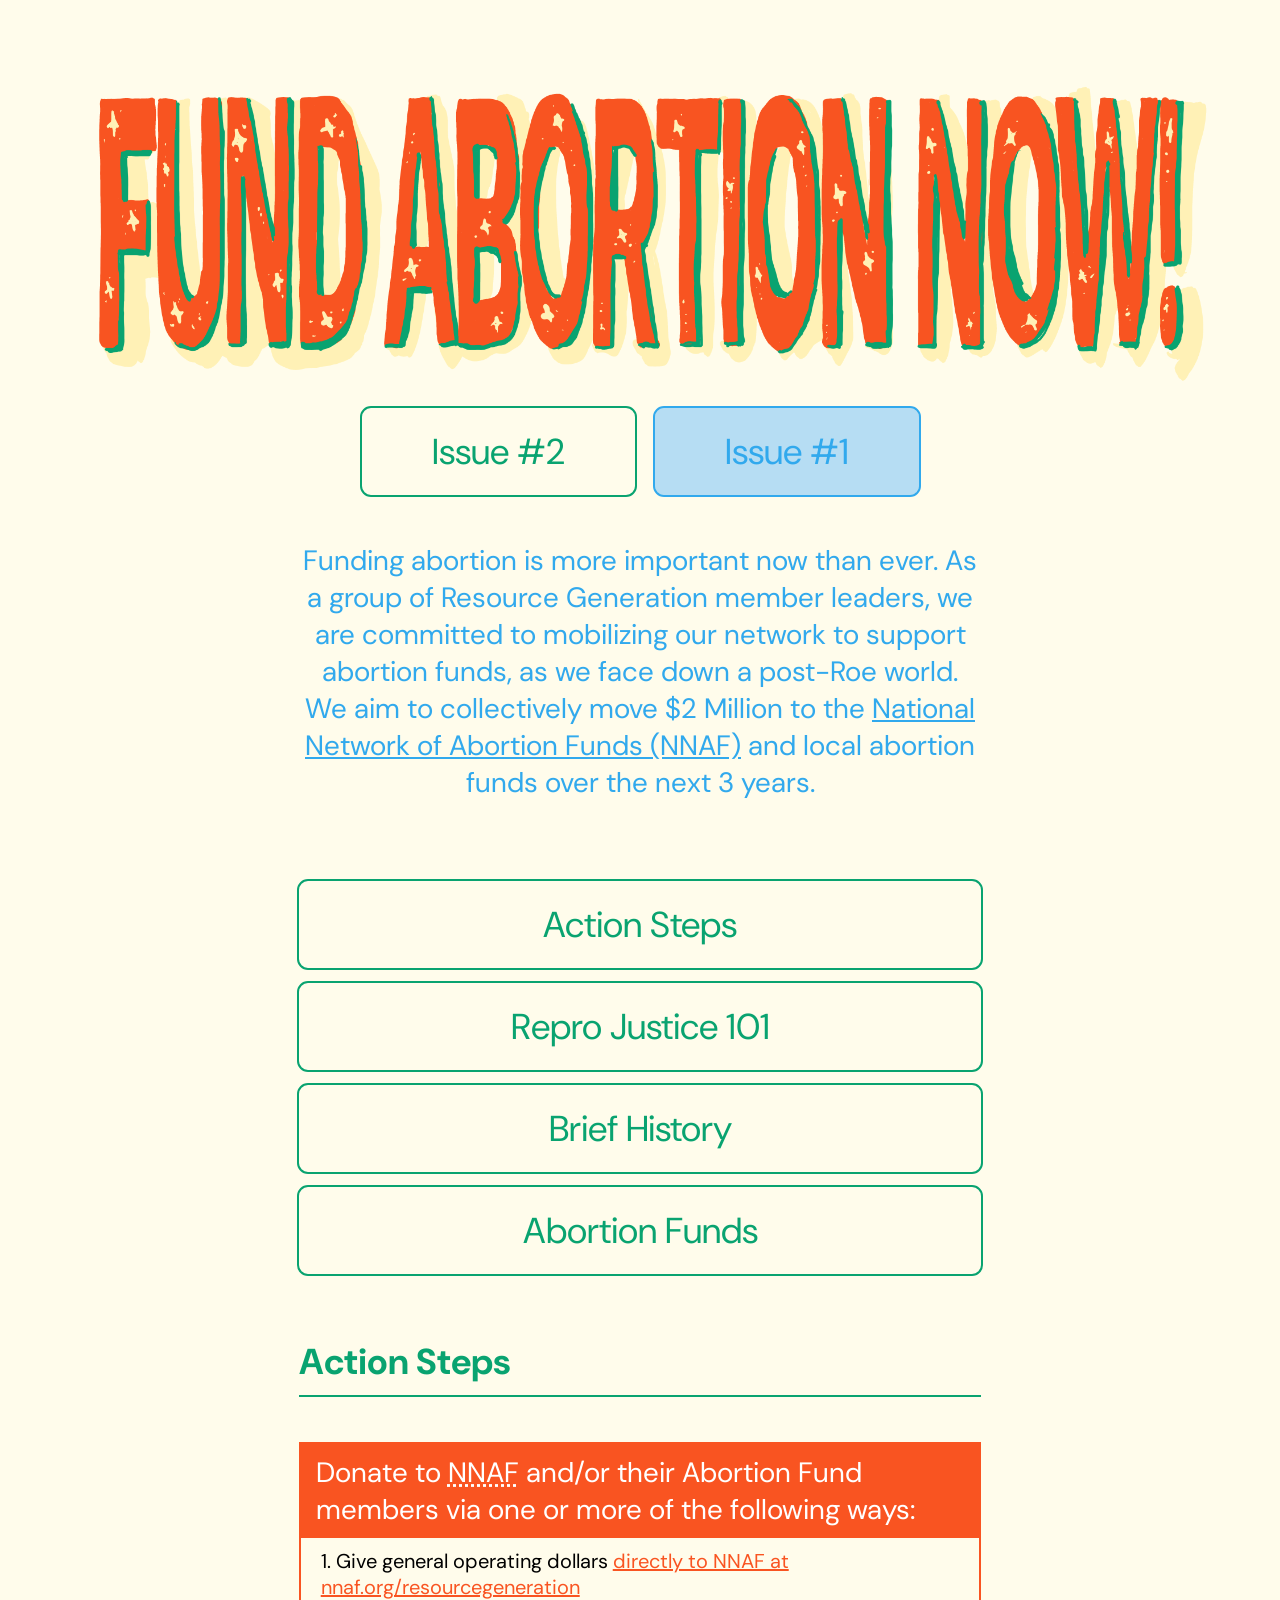
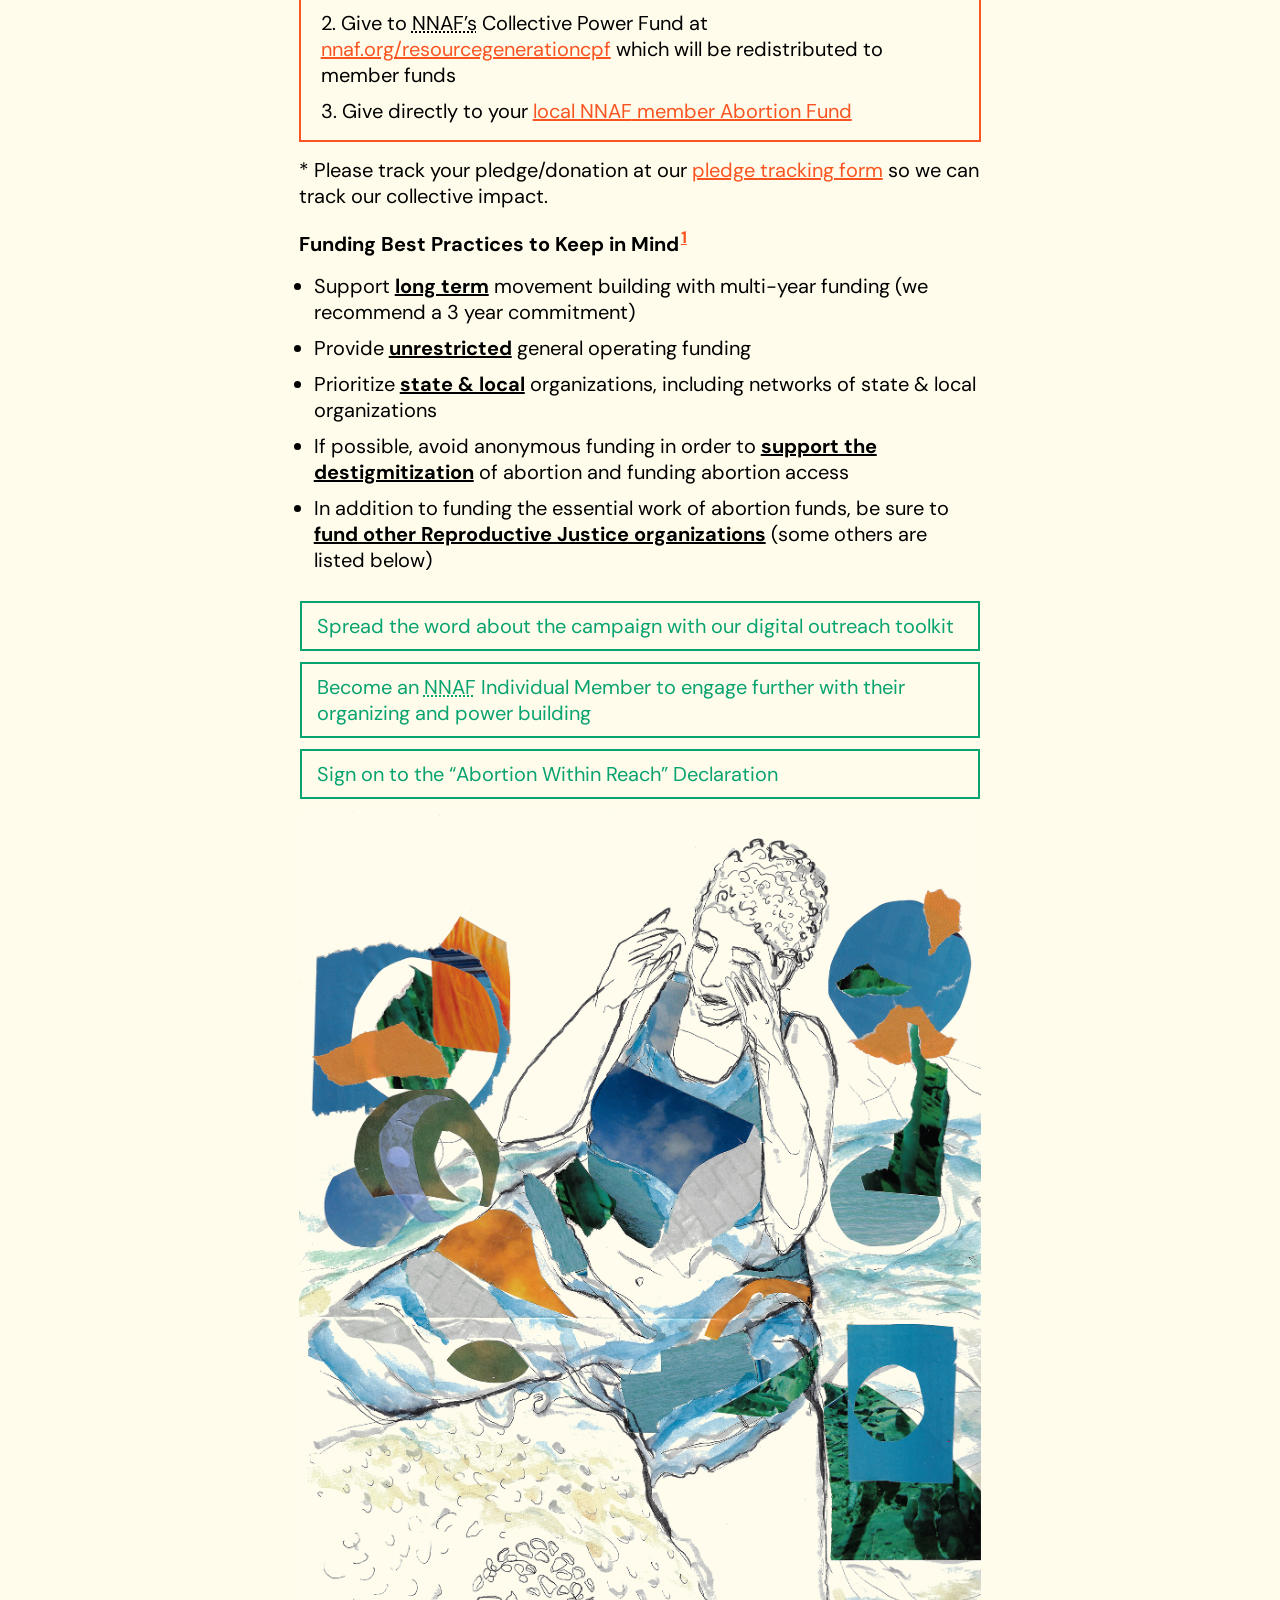
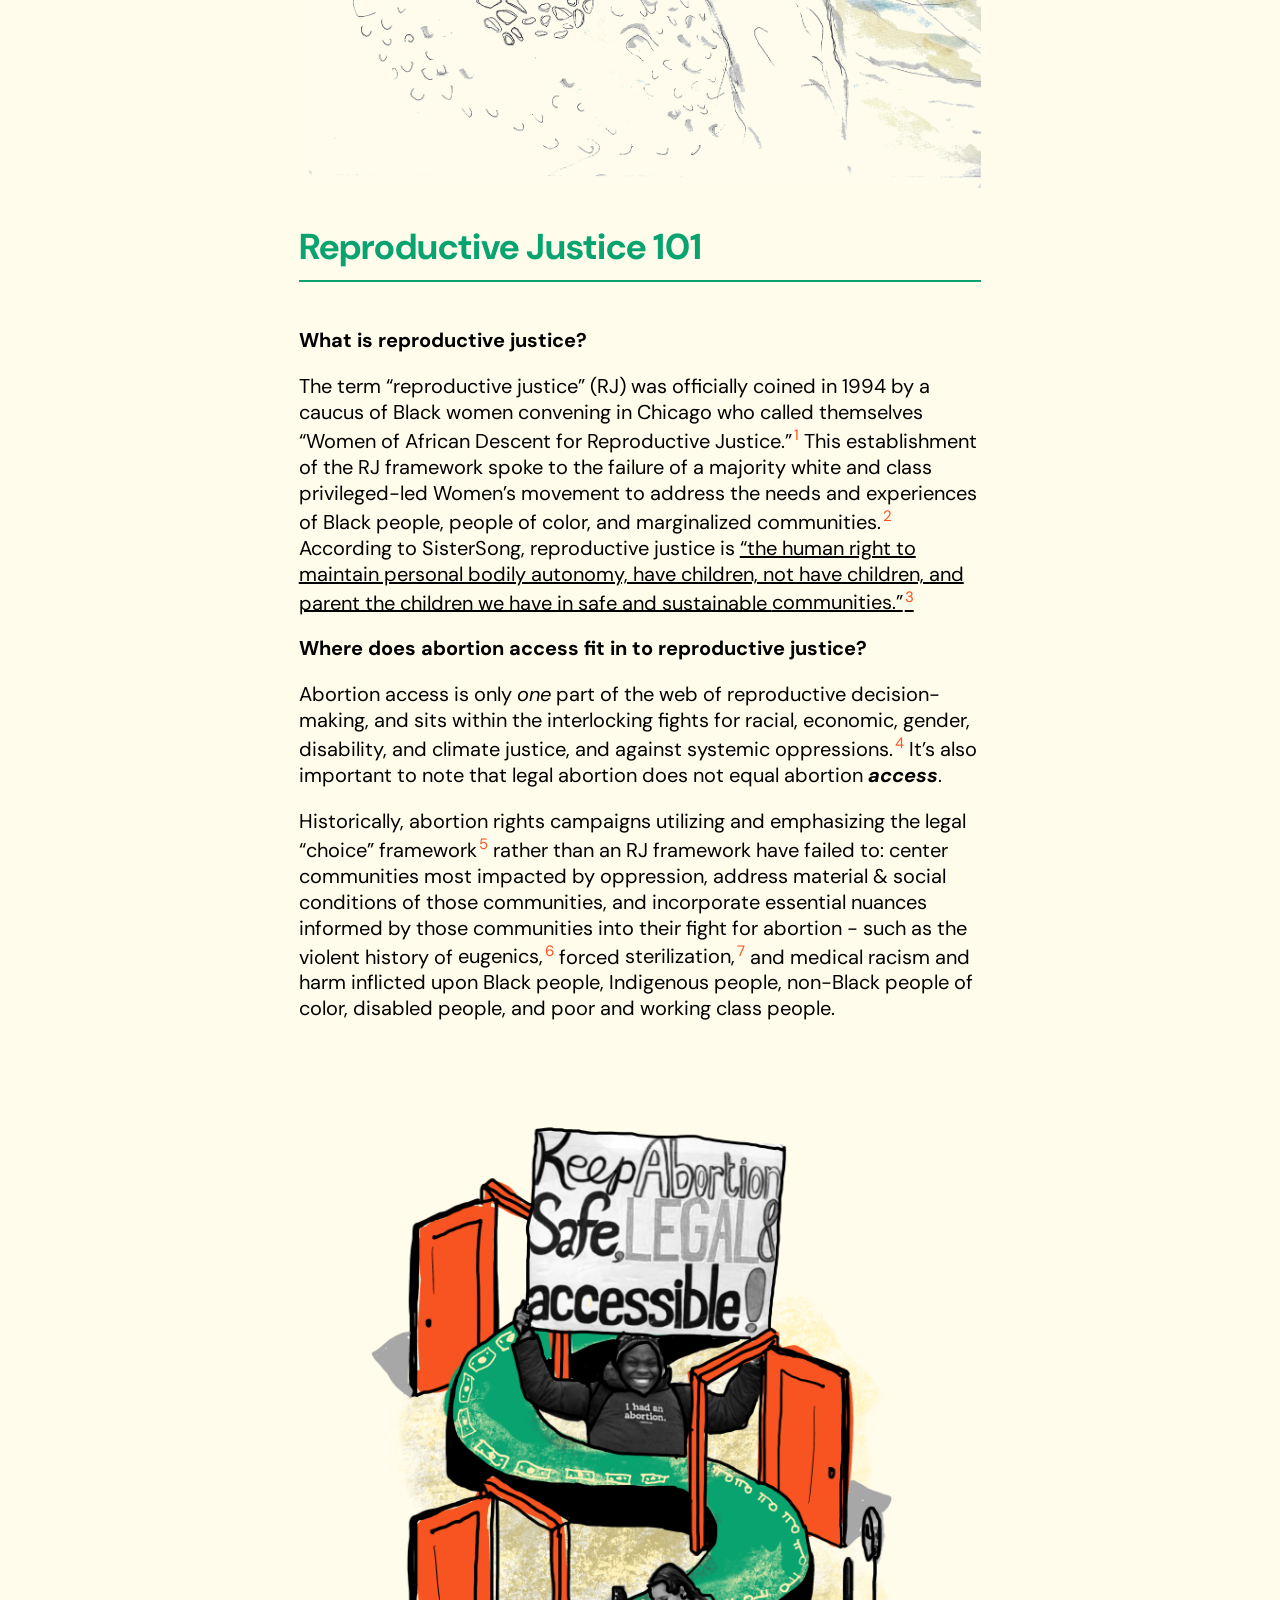
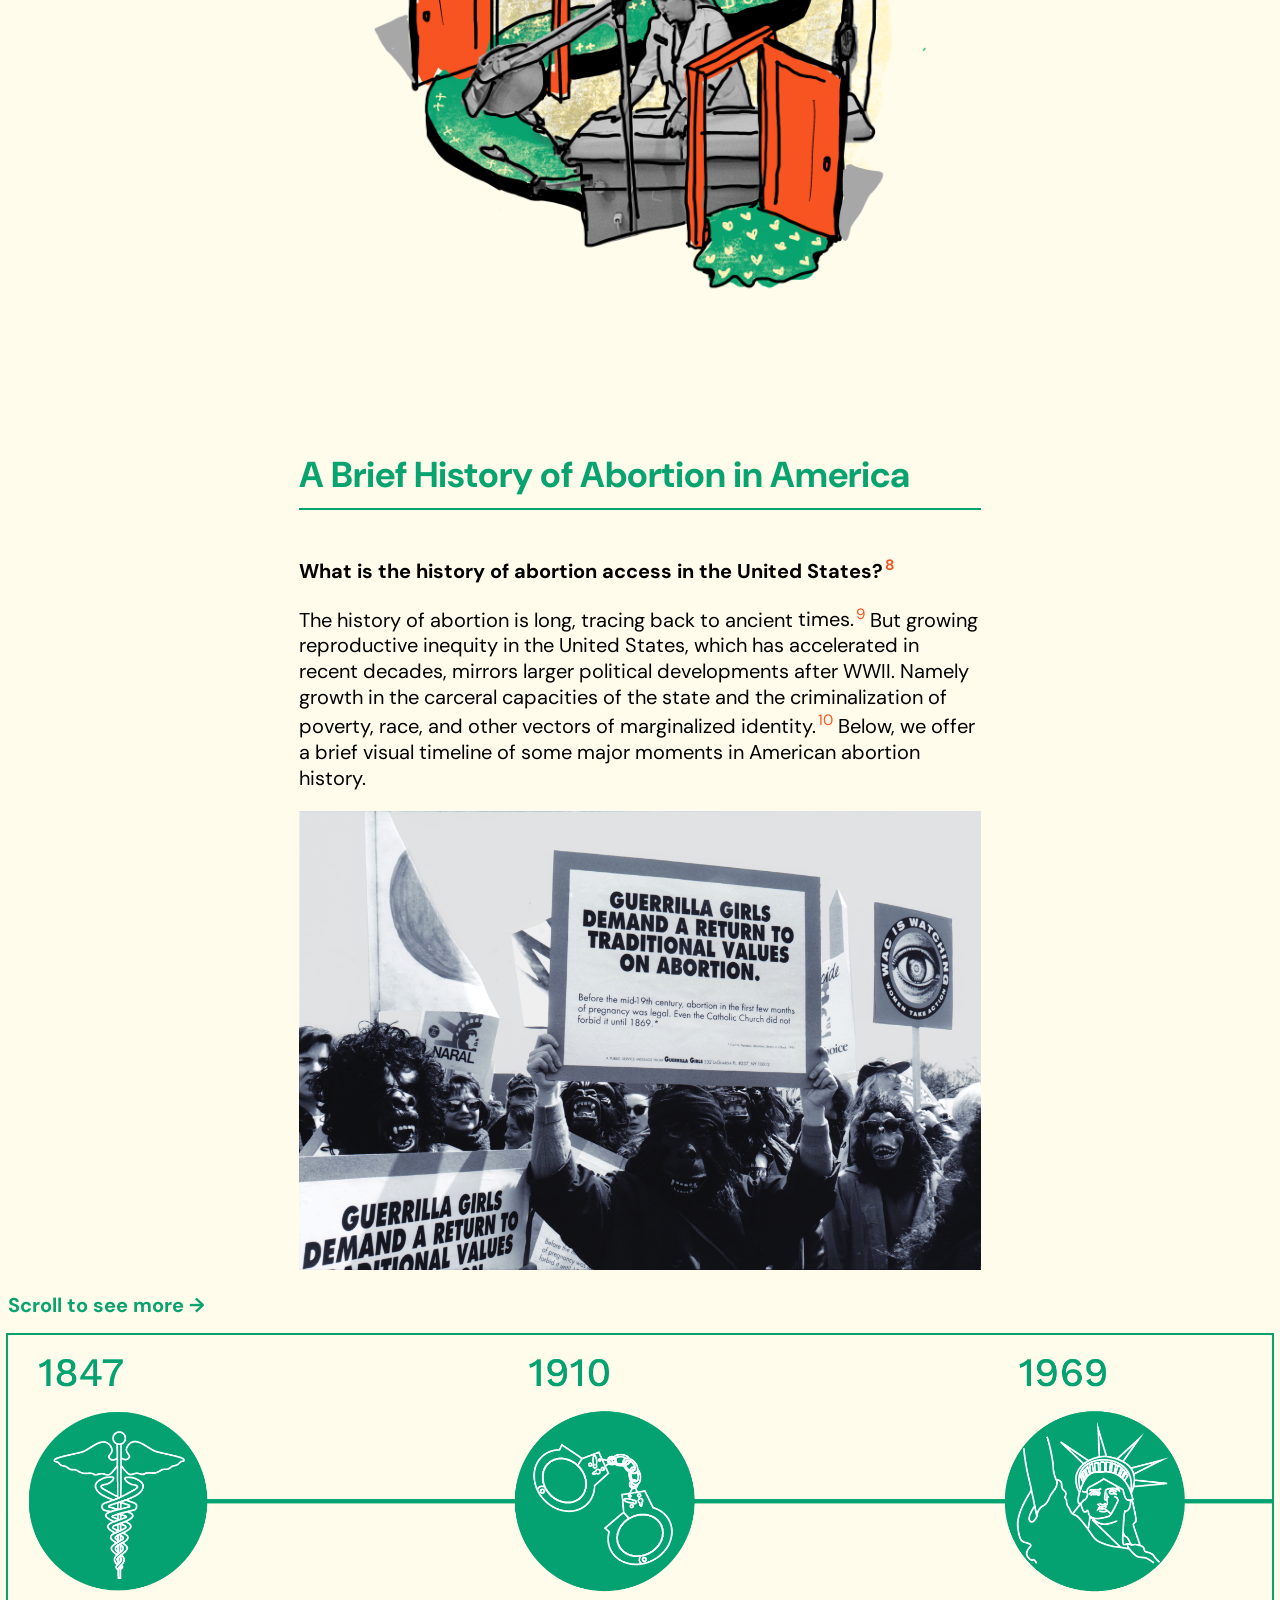
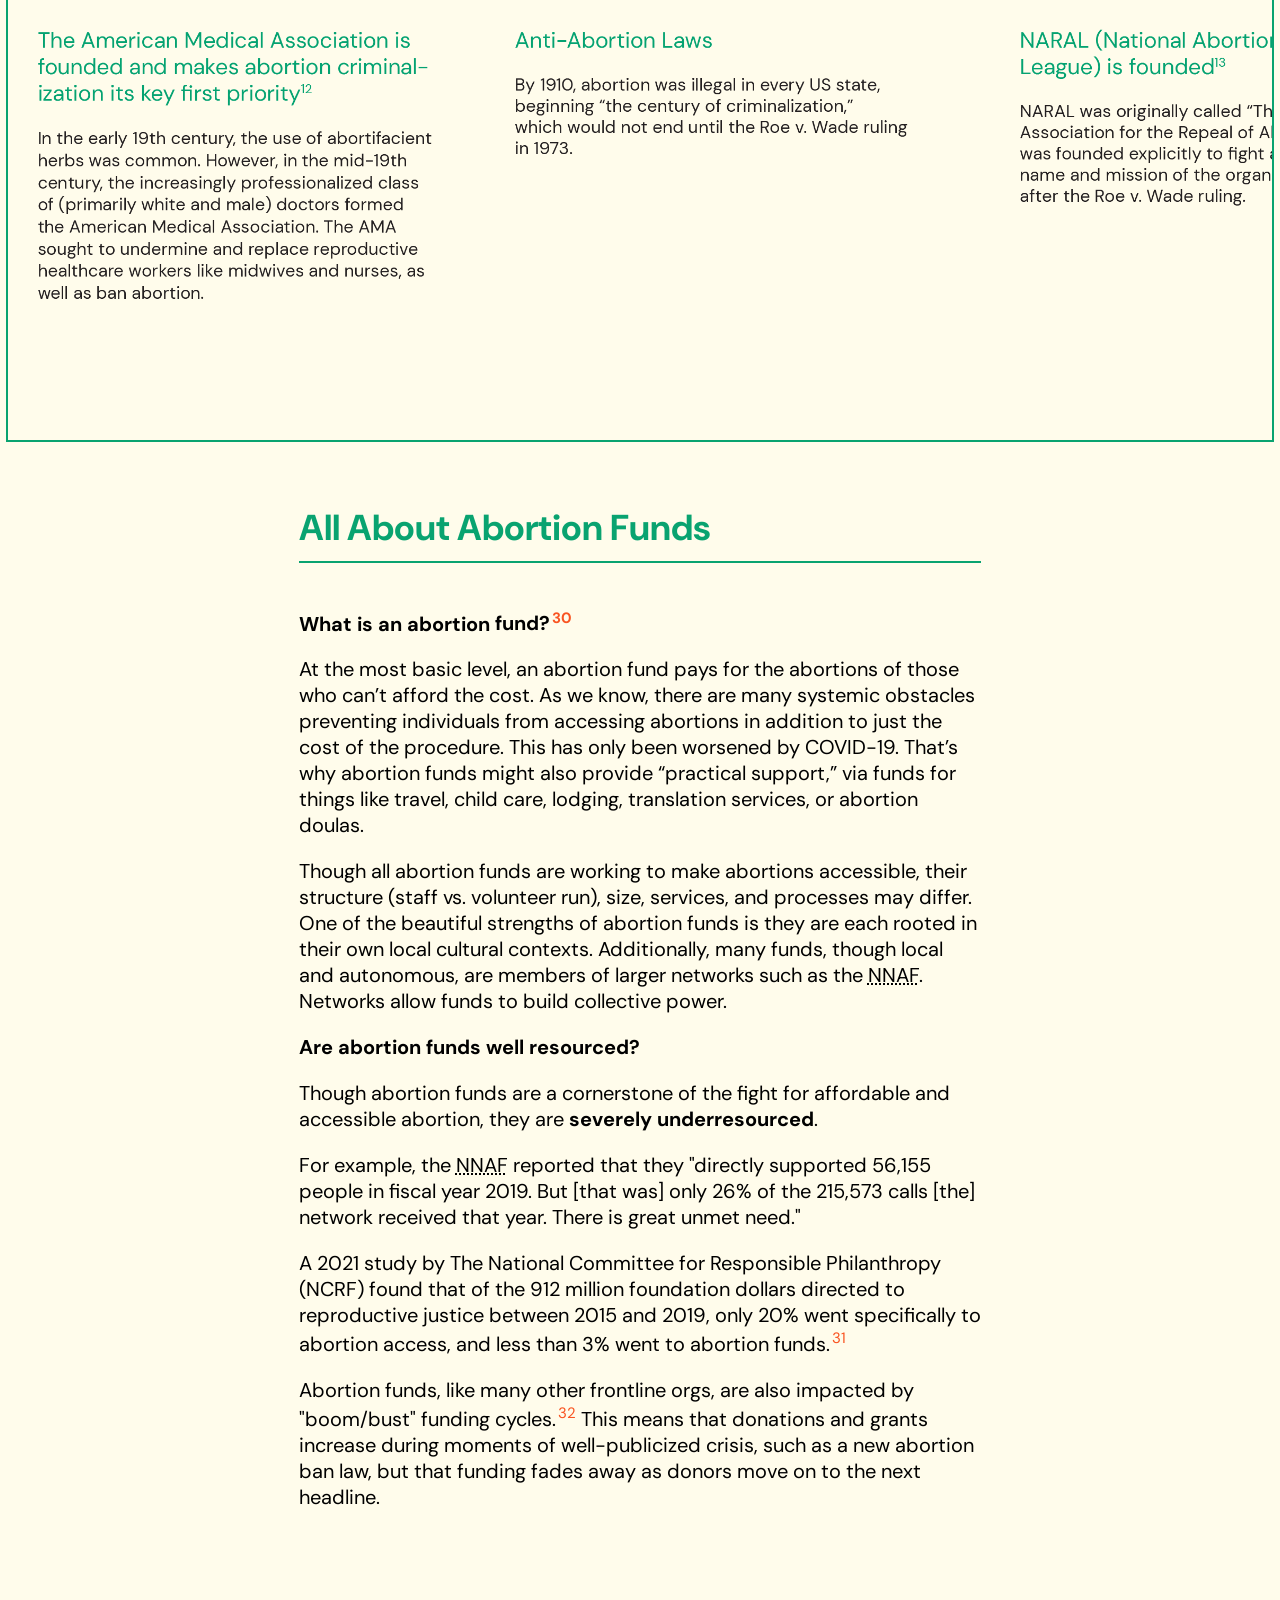
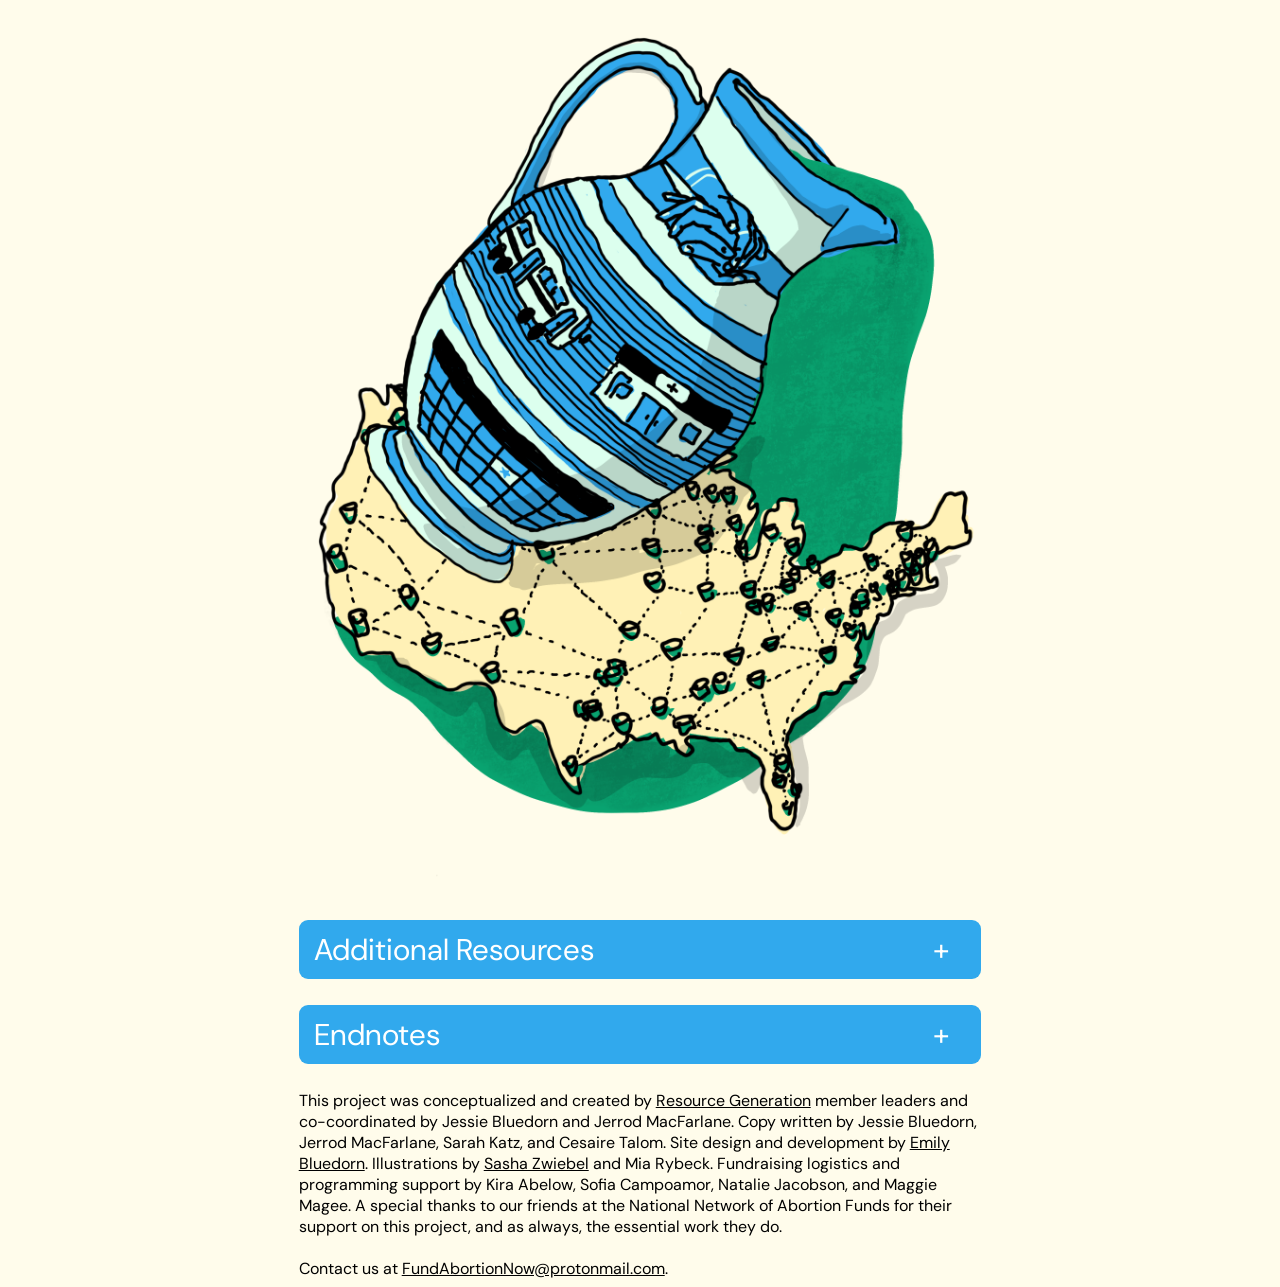
<file: zineOne.html>
<!DOCTYPE html>
<html>
	<head>
		<title>FUND ABORTION NOW! Zine One!</title>
	  <meta http-equiv="X-UA-Compatible" content="IE=edge,chrome=1">
		<meta name="viewport" content="width=device-width, initial-scale=1.0">
		<meta http-equiv="cleartype" content="on">

		<link rel="stylesheet" type="text/css" href="./zineWide/zineWide.css" media="screen">
		<link rel="stylesheet" type="text/css" href="./zineOne/zineOne.css" media="screen">
       
    <link rel="preconnect" href="https://fonts.googleapis.com">
    <link rel="preconnect" href="https://fonts.gstatic.com" crossorigin>
    <link rel="preconnect" href="https://fonts.googleapis.com">
    <link rel="preconnect" href="https://fonts.gstatic.com" crossorigin>
    <link href="https://fonts.googleapis.com/css2?family=DM+Sans:ital,wght@0,400;0,500;0,700;1,400;1,500;1,700&display=swap" rel="stylesheet">
  </head> 
  <body>
    <!-- LOGO -->
    <header>
      <img src="./zineOne/assets/fund-abortion-now!.png" width="90%" alt="Fund Abortion Now! Title Text">
    </header>

    <nav class="zine-nav">
      <a href="./index.html"><p>Issue #2</p></a>
      <a class="selected-zine" href="#"><p>Issue #1</p></a>
    </nav>

    <!-- FUND ABORTION NOW MAIN -->
    <main>
      <!-- ABOUT STATEMENT -->
      <section class="hero">
        Funding abortion is more important now than ever. 
        As a group of Resource Generation member leaders, 
        we are committed to mobilizing our network to support abortion funds, 
        as we face down a post-Roe world. We aim to collectively move 
        $2 Million to the <a href="https://abortionfunds.org/" target="_blank">National Network of Abortion Funds (NNAF)</a> 
        and local abortion funds over the next 3 years.
      </section>

      <!-- INDEX SELECTION JUMP LINKS -->
      <section>
        <nav class="nav-button">
          <a href="#fundingaction" class="jump">Action Steps</a>
          <a href="#reprojustice" class="jump">Repro Justice 101</a>
          <a href="#briefhistory" class="jump">Brief History</a>
          <a href="#allabout" class="jump">Abortion Funds</a>
        </nav>
      </section>

      <!-- SECTION 1: FUNDING -->
      <section>
        <div class="funding">
          <h1 class="title" id="fundingaction">Action Steps</h1>
          <div class="text">
            <div class="fundaction">
              <div class="fundheadline">Donate to <abbr title="National Network of Abortion Funds">NNAF</abbr> and/or their Abortion Fund members via one or more of the following ways:</div>
              <ol role="list">
                <li class="giving">Give general operating dollars <a href="https://donate.abortionfunds.org/give/323375/#!/donation/checkout?c_src=resourcegeneration" target="_blank">directly to NNAF at nnaf.org/resourcegeneration</a></li>
                <li class="giving">Give to <abbr title="National Network of Abortion Funds">NNAF’s</abbr> Collective Power Fund at <a href="https://donate.abortionfunds.org/give/324729/#!/donation/checkout?c_src=resourcegenerationcpf">nnaf.org/resourcegenerationcpf</a> which will be redistributed to member funds</li>
                <li class="giving">Give directly to your <a href="https://abortionfunds.org/funds/" target="_blank">local <abbr title="National Network of Abortion Funds">NNAF</abbr> member Abortion Fund</a></li>
              </ol>
            </div>

            <div class="tracking">
              * Please track your pledge/donation 
              at our <a href="https://docs.google.com/forms/d/e/1FAIpQLSdhT-Uo2teDk59gNHskEufAlcPYaMcO90UYyWhKCQgYTfj5og/viewform" target="_blank">pledge tracking form</a> 
              so we can track our collective impact.
            </div>

            <div class="bestpractices">
              <h2 class="headline">Funding Best Practices to Keep in Mind<sup id="rfn1"><a href="#fn1">1</a></sup></h2>
              <ul role="list">
                <li>Support <b><u>long term</b></u> movement building with multi-year funding (we recommend a 3 year commitment)</li>
                <li>Provide <b><u>unrestricted</u></b> general operating funding</li>
                <li>Prioritize <b><u>state & local</u></b> organizations, including networks of state & local organizations</li>
                <li>If possible, avoid anonymous funding in order to <b><u>support the destigmitization</u></b> of abortion and funding abortion access</li>
                <li>In addition to funding the essential work of abortion funds, be sure to <b><u>fund other Reproductive Justice organizations</u></b> (some others are listed below)</li>  
              </ul>
            </div>

            <div class="othersteps">
              <a href="https://docs.google.com/document/d/1515un2taGrE7GM4sJBzLDYxJUUpZb4VpoYb0A7Yr53U/edit"><span class="action">Spread the word about the campaign with our digital outreach toolkit</span></a>
              <a href="https://abortionfunds.org/about/member/" target="_blank"><div class="action">Become an <abbr title="National Network of Abortion Funds">NNAF</abbr> Individual Member to engage further with their organizing and power building</div></a>
              <a href="https://www.abortionwithinreach.org/sign-on" target="_blank"><div class="action">Sign on to the “Abortion Within Reach” Declaration</div></a>
            </div>
          </div>
        </div>
        <img src="./zineOne/assets/testcollage1.jpg" width="100%">
      </section>

      <!-- SECTION 2: Reproductive Justice & Abortion Access -->
      <section>
        <h1 class="title" id="reprojustice">Reproductive Justice 101</h1>
        <div class="content">
          <h2>What is reproductive justice?</h2>
          <article class="text">
            <p>
              The term “reproductive justice” (RJ) was officially coined in 1994 by a caucus of Black women 
              convening in Chicago who called themselves “Women of African Descent for Reproductive <a aria-describedby="footnote-label">Justice.”</a> 
              This establishment of the RJ framework spoke to the failure of a majority white and 
              class privileged-led Women’s movement to address the needs and experiences of Black people, 
              people of color, and marginalized <a aria-describedby="footnote-label">communities.</a> 
              According to SisterSong, reproductive justice is <u>“the human right to maintain personal bodily autonomy, 
              have children, not have children, and parent the children we have in safe and sustainable 
              <a aria-describedby="footnote-label">communities.”</a></u>
            </p>
          </article>
          <h2>Where does abortion access fit in to reproductive justice?</h2>
          <article class="text">
            <p>
              Abortion access is only <em>one</em> part of the web of reproductive decision-making, 
              and sits within the interlocking fights for racial, economic, gender, disability, 
              and climate justice, and against systemic <a aria-describedby="footnote-label">oppressions.</a> 
              It’s also important to note that legal abortion does not equal abortion <em><b>access</b></em>.
            </p>
            <p>
              Historically, abortion rights campaigns utilizing and emphasizing the legal “choice” 
              <a aria-describedby="footnote-label">framework</a> rather than an RJ framework have failed 
              to: center communities most impacted by oppression, address material & social conditions 
              of those communities, and incorporate essential nuances informed by those communities 
              into their fight for abortion - such as the violent history of 
              <a aria-describedby="footnote-label">eugenics,</a> forced 
              <a aria-describedby="footnote-label">sterilization,</a> and medical racism and harm 
              inflicted upon Black people, Indigenous people, non-Black people of color, disabled people, 
              and poor and working class people.
            </p>
          </article>
        </div>
        <img src="./zineOne/assets/Abortion_Access.png" width=100%>
      </section>

      <!-- SECTION 3: History Timeline -->
      <section>
        <h1 class="title" id="briefhistory">A Brief History of Abortion in America</h1>
        <div class="content">
          <h2>What is the history of abortion access in the United <a aria-describedby="footnote-label">States?</a></h2>
          <article class="text">
            <p>
              The history of abortion is long, tracing back to ancient <a aria-describedby="footnote-label">times.</a> 
              But growing reproductive inequity in the United States, which has accelerated in recent decades, mirrors 
              larger political developments after WWII. Namely growth in the carceral capacities of the state and the 
              criminalization of poverty, race, and other vectors of marginalized 
              <a aria-describedby="footnote-label">identity.</a> Below, we offer a brief visual timeline of some major 
              moments in American abortion history.
            </p>
          </article>
        </div>
        <img src="./zineOne/assets/1992_Guerrilla Girls Traditonal Values Abortion.jpg" width=100%>
      </section>

      <!-- SECTION 3.5: Scrollable Timeline -->
      <div class="fullwidth">
        <h2>Scroll to see more &#8594;</h2>
        <div class="timeline">
          <img src="./zineOne/assets/updatedtimeline-01.png"/>
        </div>
      </div>

      <!-- TIMELINE FOOTNOTES -->
      <div class="visually-hidden">
        <a aria-describedby="footnote-label">twelve</a>
        <a aria-describedby="footnote-label">thirteen</a>
        <a aria-describedby="footnote-label">fourteen</a>
        <a aria-describedby="footnote-label">fifteen</a>
        <a aria-describedby="footnote-label">sixteen</a>
        <a aria-describedby="footnote-label">seventeen</a>
        <a aria-describedby="footnote-label">eighteen</a>
        <a aria-describedby="footnote-label">nineteen</a>
        <a aria-describedby="footnote-label">twenty</a>
        <a aria-describedby="footnote-label">twentyone</a>
        <a aria-describedby="footnote-label">twentytwo</a>
        <a aria-describedby="footnote-label">twentythree</a>
        <a aria-describedby="footnote-label">twentyfour</a>
        <a aria-describedby="footnote-label">twentyfive</a>
        <a aria-describedby="footnote-label">twentysix</a>
        <a aria-describedby="footnote-label">twentyseven</a>
        <a aria-describedby="footnote-label">twentyeight</a>
        <a aria-describedby="footnote-label">twentynine</a>
        <a aria-describedby="footnote-label">thirty</a>
      </div>
  
      <!-- SECTION 4: All About Abortion Funds -->
      <section>
        <h1 class="title" id="allabout">All About Abortion Funds</h1>
        <div class="content">
          <h2>What is an abortion <a aria-describedby="footnote-label">fund?</a></h2>
          <article class="text">
            <p>
              At the most basic level, an abortion fund pays for the abortions of those who can’t afford the cost. 
              As we know, there are many systemic obstacles preventing individuals from accessing abortions in addition 
              to just the cost of the procedure. This has only been worsened by COVID-19. That’s why abortion funds 
              might also provide “practical support,” via funds for things like travel, child care, lodging, 
              translation services, or abortion doulas.
            </p>
            <p>
              Though all abortion funds are working to make abortions accessible, their structure (staff vs. volunteer 
              run), size, services, and processes may differ. One of the beautiful strengths of abortion funds is they 
              are each rooted in their own local cultural contexts. Additionally, many funds, though local and autonomous, 
              are members of larger networks such as the <abbr title="National Network of Abortion Funds">NNAF</abbr>. 
              Networks allow funds to build collective power.
            </p>
          </article>
          <h2>Are abortion funds well resourced?</h2>
          <article class="text">
            <p>
              Though abortion funds are a cornerstone of the fight for affordable and accessible abortion, they are 
              <b>severely underresourced</b>.
            </p>
            <p>
              For example, the <abbr title="National Network of Abortion Funds">NNAF</abbr> reported that they "directly 
              supported 56,155 people in fiscal year 2019. But [that was] only 26% of the 215,573 calls [the] network 
              received that year. There is great unmet need."
            </p>
            <p>
              A 2021 study by The National Committee for Responsible Philanthropy (NCRF) found that of the 912 million 
              foundation dollars directed to reproductive justice between 2015 and 2019, only 20% went specifically to 
              abortion access, and less than 3% went to abortion <a aria-describedby="footnote-label">funds.</a>
            </p>
            <p>
              Abortion funds, like many other frontline orgs, are also impacted by "boom/bust" funding 
              <a aria-describedby="footnote-label">cycles.</a> This means that donations and grants increase during 
              moments of well-publicized crisis, such as a new abortion ban law, but that funding fades away as 
              donors move on to the next headline.
            </p>
          </article>
        </div>
        <img src="./zineOne/assets/All_About_Abortion_Funds.png" width=100% />
      </section>
  
      <!-- SECTION 5: RESOURCES -->
      <section>
        <div class="tab">
          <input id="tab-1" type="checkbox">
          <label for="tab-1">Additional Resources</label>
          <div class="tab-content">
            <div class="orgs">Check out some other organizations who are working across the Reproductive Justice landscape:</div>
            <div class="resourcelist">
              <ul>
                <a href="https://abortioncarenetwork.org/" target="_blank"><li>Abortion Care Network</li></a>
                <a href="https://www.sistersong.net/reproductive-justice" target="_blank"><li>Sister Song</li></a>
                <a href="https://groundswellfund.org/" target="_blank"><li>Groundswell Fund</li></a>
                <a href="https://www.thirdwavefund.org/index.html" target="_blank"><li>Third Wave Fund</li></a>
                <a href="https://www.surgereprojustice.org/" target="_blank"><li>Surge</li></a>
                <a href="https://www.ancientsongdoulaservices.com/" target="_blank"><li>Ancient Song Doula Services</li></a>
                <a href="https://www.ifwhenhow.org/" target="_blank"><li>If/When/How</li></a>
                <a href="https://www.spiralmn.com/" target="_blank"><li>Spiral Collective</li></a>
                <a href="https://www.mahotline.org/" target="_blank"><li>M+A Hotline</li></a>
                <a href="https://www.ineedana.com/" target="_blank"><li>I need an abortion</li></a>
                <a href="https://www.wetestify.org/" target="_blank"><li>We Testify</li></a>
                <a href="https://lawyeringproject.org/" target="_blank"><li>The Lawyering Project</li></a>
                <a href="https://blackrj.org/" target="_blank"><li>In Our Own Voice - National Black Women’s Reproductive Justice Policy Agenda</li></a>
                <a href="https://amplify-ga.org/" target="_blank"><li>Amplify Georgia Collaborative</li></a>
              </ul>
            </div>
            <div class="orgs">If you’d like to learn more about Reproductive Justice and abortion access, check out some of the following resources:</div>
            <div class="resourcelist">
              <h3>Reproductive (in)Justice</h3>
              <ul>
                <a href="https://www.blackwomenradicals.com/blog-feed/black-feminism-and-reproductive-justice-a-reading-list?mc_cid=57ed7f36ff&mc_eid=e9d0de8f09" target="_blank"><li>Reproductive Justice: A Reading List by Black Women Radicals</li></a>
                <a href="https://aaww.org/black-and-asian-feminist-reproductive-justice-syllabus/" target="_blank"><li>A Black and Asian Feminist Reproductive Justice Syllabus</li></a>
                <a href="https://www.newyorker.com/news/essay/how-black-feminists-defined-abortion-rights" target="_blank"><li>How Black Feminists Defined Abortion Rights</li></a>
                <a href="https://www.cosmopolitan.com/politics/a46566/reproductive-rights-books/?blm_aid=1192871108" target="_blank"><li>“25 Reproductive Rights Books Literally Everyone Should Read”</li></a>
                <a href="https://apps.lib.umich.edu/online-exhibits/exhibits/show/reproductive-justice" target="_blank"><li>“Birthing Reproductive Justice: 150 Years of Images and Ideas”</li></a>
                <a href="https://www.youtube.com/watch?v=ihwvHHInrlU" target="_blank"><li>“The History of Reproductive Justice” by In Our Own Voice</li></a>
                <a href="https://forwardtogether.org/tools/the-road-to-reproductive-justice-native-americans-in-new-mexico/" target="_blank"><li>“The Road to Reproductive Justice: Native Americans in New Mexico”</li></a>
                <a href="https://reproductiverights.org/" target="_blank"><li>Center for Reproductive Rights</li></a>
                <a href="https://www.self.com/story/abortion-doula" target="_blank"><li>I'm an Abortion Doula—Here's What I Do and See During a Typical Shift</li></a>
                <a href="https://www.colorlines.com/articles/colorlines-qa-meet-yamani-hernandez-black-person-helm-revolutionary-abortion-org" target="_blank"><li>“Meet Yamani Hernandez, a Black Person at the Helm of a 'Revolutionary' Abortion Org”</li></a>
                <a href="https://www.dissentmagazine.org/article/abolish-family-policing-too" target="_blank"><li>Abolish Family Policing, Too</li></a>
                <a href="https://survivedandpunished.org/analysis/" target="_blank"><li>Survived & Punished</li></a>
                <a href="https://bostonreview.net/articles/beyond-choice/" target="_blank"><li>Beyond Choice</li></a>
                <a href="https://borealisphilanthropy.org/wp-content/uploads/2022/05/ELLC-BeyondChoice-Toolkit.pdf" target="_blank"><li>#BeyondChoice: Funding Reproductive Justice and Abortion Access in Uncertain Times</li></a>
              </ul>

              <h3>Forced Sterilization</h3>
              <ul>
                <a href="https://www.law.berkeley.edu/php-programs/centers/crrj/zotero/loadfile.php?entity_key=QFDB5MW3" target="_blank"><li>“Native American Women and Coerced Sterilization: On the Trail of Tears in the 1970s”</li></a>
                <a href="https://airc.ucsc.edu/resources/suggested-carpio.pdf" target="_blank"><li>“The Lost Generation: American Indian Women and Sterilization Abuse”</li></a>
                <a href="https://www-jstor-org.i.ezproxy.nypl.org/stable/4140251?seq=3#metadata_info_tab_contents" target="_blank"><li>“The Continuing Struggle against Genocide: Indigenous Women's Reproductive Rights”</li></a>
                <a href="https://www.refinery29.com/en-us/2020/10/10029088/puerto-rico-sterilization-abortion-reproductive-rights-history" target="_blank"><li>“In Puerto Rico, A History Of Colonization Led To An Atrocious Lack of Reproductive Freedom”</li></a>
                <a href="https://www.thenation.com/article/society/ourmotherstoo-reckoning-with-my-abuelas-coerced-sterilization/" target="_blank"><li>“#OurMothersToo: Reckoning With My Abuelas Coerced Sterilization”</li></a>
                <a href="https://www.pbs.org/independentlens/documentaries/belly-of-the-beast/" target="_blank"><li>“Belly Of The Beast” Documentary</li></a>
                <a href="“Forced sterilization policies in the US targeted minorities and those with disabilities – and lasted into the 21st century”" target="_blank"><li>“Forced sterilization policies in the US targeted minorities and those with disabilities – and lasted into the 21st century”</li></a>
              </ul>

              <h3>Eugenics in America</h3>
              <ul>
                <a href="https://embryo.asu.edu/pages/american-eugenics-society-1926-1972#:~:text=The%20American%20Eugenics%20Society%20(AES,by%20Madison%20Grant%2C%20Harry%20H.&text=The%20AES%20described%20eugenics%20as,races%20and%20classes%20of%20people" target="_blank"><li>“American Eugenics Society (1926-1972)”</li></a>
                <a href="https://www.newyorker.com/books/page-turner/the-forgotten-lessons-of-the-american-eugenics-movement" target="_blank"><li>“The Forgotten Lessons of the American Eugenics Movement”</li></a>
                <a href="https://psmag.com/social-justice/a-future-history-of-the-united-states" target="_blank"><li>A Future History of the United States</li></a>
               </ul>

              <h3>History of the American Pro-Life Movement</h3>
              <ul>
                <a href="https://www.oah.org/tah/issues/2016/november/abolishing-abortion-the-history-of-the-pro-life-movement-in-america/" target="_blank"><li>“Abolishing Abortion: The History of the Pro-Life Movement in America”</li></a>
                <a href="https://msmagazine.com/2021/10/29/crisis-pregnancy-centers-cpc-fake-abortion-clinic-report/" target="_blank"><li>Crisis Pregnancy Centers Endanger Women's Health—With Taxpayer Dollars and Without Oversight</li></a>
                <a href="https://www.theatlantic.com/politics/archive/2019/06/abortion-debate-and-legacy-womens-suffrage/590422/?utm_source=pocket_mylist" target="_blank"><li>The Epic Political Battle Over the Legacy of the Suffragettes</li></a>
                <a href="https://www.theguardian.com/commentisfree/2017/may/02/alt-right-hates-women-non-white-trump-christian-right-abortion?utm_source=pocket_mylist" target="_blank"><li>The alt-right hates women as much as it hates people of colour</li></a>
                <a href="https://www.nytimes.com/2019/06/23/opinion/anti-abortion-history.html?utm_source=pocket_mylist" target="_blank"><li>The Long, Cruel History of the Anti-Abortion Crusade</li></a>
                <a href="https://www.vox.com/policy-and-politics/2019/8/29/20828866/obria-medical-clinics-birth-control-planned-parenthood?utm_source=pocket_mylist" target="_blank"><li>Obria, the anti-abortion group that wants to replace Planned Parenthood</li></a>
                <a href="https://www.latimes.com/entertainment-arts/tv/story/2020-05-19/roe-v-wade-jane-roe-norma-mccorvey-hulu-doc-abortion" target="_blank"><li>The woman behind ‘Roe vs. Wade’ didn’t change her mind on abortion. She was paid</li></a>
                <a href="https://slate.com/news-and-politics/2021/09/texas-abortion-law-democrats-unprepared.html?utm_source=pocket_mylist" target="_blank"><li>Texas abortion law: Why the Democrats are so unprepared to do anything about it.</li></a>
                <a href="http://www.theatlantic.com/politics/archive/2022/01/march-for-life-abortion-protest/621349/" target="_blank"><li>The Anti-abortion Movement’s Gen-Z Victors</li></a>
                <a href="https://www.newyorker.com/culture/cultural-comment/the-messiness-of-reproduction-and-the-dishonesty-of-anti-abortion-propaganda" target="_blank"><li>The Messiness of Reproduction and the Dishonesty of Anti-Abortion Propaganda</li></a>
              </ul>

              <h3>Abortion Access</h3>
              <ul>
                <a href="https://www.abortionhelplinedoc.com/" target="_blank"><li>“Abortion Helpline, This is Lisa” Documentary</li></a>
                <a href="https://www.apodcastaboutabortion.com/" target="_blank"><li>ACCESS: A Podcast About Abortion</li></a>
                <a href="https://shoutyourabortion.com/" target="_blank"><li>Shout Your Abortion</li></a>
                <a href="http://guttmacher.org" target="_blank"><li>Guttmacher Institute</li></a>
                <a href="https://jezebel.com/this-is-a-story-about-abortion-no-one-will-read-it-1844778770?utm_source=pocket_mylist" target="_blank"><li>This Is a Story About Abortion, No One Will Read It</li></a>
                <a href="https://melmagazine.com/en-us/story/the-trans-men-who-get-abortions?utm_source=pocket_mylist" target="_blank"><li>The Trans Men Who Get Abortions</li></a>
                <a href="https://www.vox.com/2019/9/11/20859034/ectopic-pregnancy-abortion-federalist-intrauterine-ohio-surgery" target="_blank"><li>Ectopic pregnancy: the latest frontier in the abortion debate</li></a>
                <a href="https://www.harpersbazaar.com/culture/politics/a26985261/trump-administration-abortion-period-tracking-migrant-women/" target="_blank"><li>The U.S. Is Tracking Migrant Girls' Periods to Stop Them From Getting Abortions</li></a>
                <a href="https://splinternews.com/abortion-is-a-labor-issue-1834647637" target="_blank"><li>Abortion Is a Labor Issue</li></a>
              </ul>

              <h3>Medication Abortion & Self-Managed Abortion</h3>
              <ul>
                <a href="https://www.plannedparenthood.org/learn/abortion/the-abortion-pill" target="_blank"><li>“The Abortion Pill”</li></a>
                <a href="https://www.statnews.com/2021/10/01/medication-abortion-clinicians-relinquish-gatekeeper-role/" target="_blank"><li>“For abortion care, physicians may need to step aside to support patients”</li></a>
                <a href="https://www.nytimes.com/2021/12/16/health/abortion-pills-fda.html" target="_blank"><li>“F.D.A. Will Permanently Allow Abortion Pills by Mail”</li></a>
                <a href="https://www.cosmopolitan.com/sex-love/advice/a4289/abortion-pill/" target="_blank"><li>“Everything You Need to Know About the Abortion Pill”</li></a>
                <a href="https://msmagazine.com/2021/06/03/misoprostol-medical-abortion-post-roe-v-wade-abortion-pill-plan-c-aid-access-self-managed-abortion/" target="_blank"><li>“Abortion in a Post-Roe World?”</li></a>
                <a href="https://newrepublic.com/article/164904/abortion-pills-roe-v-wade?utm_source=pocket_mylist" target="_blank"><li>Abortion Pills Aren't a Silver Bullet for Everyone</li></a>
                <a href="https://story.californiasunday.com/abortion-providers/?utm_source=pocket_mylist" target="_blank"><li>“Whatever's your darkest question, you can ask me.”</li></a>
                <a href="https://abortionpillinfo.org/" target="_blank"><li>SASS: Self Managed Abortion, Safe and Supported</li></a>
                <a href="https://abortiononourownterms.org/" target="_blank"><li>Abortion On Our Own Terms</li></a>
              </ul>

              <h3>Birth Justice</h3>
              <ul>
                <a href="https://www.ansirh.org/pregnancy/birth-justice" target="_blank"><li>ANSIRH: Birth Justice</li></a>
                <a href="https://static1.squarespace.com/static/5c9edf9111f78419cff9bb06/t/61568de22123e55d0fef57eb/1633062370820/Angela+Davis+-+Racism+Birth+Control-3.pdf" target="_blank"><li>Racism, Birth Control, and Reproductive Rights</li></a>
                <a href="http://blackrj.org/wp-content/uploads/2015/10/BlackWomen-andReproductiveHealthFS.pdf" target="_blank"><li>Black Women and Reproductive Health: Fast Facts</li></a>
                <a href="https://www.plannedparenthood.org/planned-parenthood-illinois/blog/the-intersection-of-black-womens-rights-and-reproductive-health" target="_blank"><li>The Intersection of Black Women's Rights and Reproductive Health</li></a>
                <a href="https://nyupress.org/9781479853571/reproductive-injustice/" target="_blank"><li>Reproductive Injustice</li></a>
                <a href="https://thenewinquiry.com/labor-does-you/" target="_blank"><li>Labor Does You</li></a>
                <a href="https://bostonreview.net/articles/judith-levine-rules-apply/" target="_blank"><li>Not All Mothers</li></a>
              </ul>
            </div>
          </div>
        </div>
      </section>

      <!-- ENDNOTE SECTION -->
      <section>
        <div class="tab">
          <input id="tab-2" type="checkbox">
          <label for="tab-2">Endnotes</label>
          <div class="tab-content">
            <h2 class="visually-hidden" id="footnote-label">Footnotes</h2>
            <ol>
              <li id="fn1"><a href="https://www.ncrp.org/2021/01/a-world-without-abortion-is-already-here-how-philanthropy-should-respond.html" target="_blank">National Committee for Responsive Philanthropy: A World Without Abortion is Already Here. How Philanthropy Should Respond</a> <a class="fn-return" href="#rfn1">↩</a></li>
              <li id="two"><a href="https://www.sistersong.net/reproductive-justice/"  target="_blank">Sister Song: Reproductive Justice</a></li>
              <li id="three"><a href="https://www.sistersong.net/reproductive-justice/"  target="_blank">Sister Song: Reproductive Justice</a></li>
              <li id="four"><a href="https://www.sistersong.net/reproductive-justice/"  target="_blank">Sister Song: Reproductive Justice</a></li>
              <li id="five"><a href="https://abortionfunds.org/about/"  target="_blank">National Network of Abortion Funds- About</a></li>
              <li id="six"><a href="https://www.ncbi.nlm.nih.gov/pmc/articles/PMC3518354/"  target="_blank">Reproductive Rights Activism in the Post-Roe Era </a></li>
              <li id="seven"><a href="https://today.duke.edu/2020/07/new-paper-examines-disproportionate-effect-eugenics-nc%E2%80%99s-black-population"  target="_blank">New Paper Examines Disproportionate Effect Of Eugenics On NC’s Black Population </a></li>
              <li id="eight">
                <a href="https://www.ncbi.nlm.nih.gov/pmc/articles/PMC3518354/" target="_blank">America’s Forgotten History of Forced Sterilization</a>
                <br>&
                <a href="https://ihpi.umich.edu/news/forced-sterilization-policies-us-targeted-minorities-and-those-disabilities-and-lasted-21st">Forced Sterilization Policies In The Us Targeted Minorities And Those With Disabilities – And Lasted  
                Into The 21st Century</a>
              </li>
              <li id="nine">
                <a href="https://www.thecut.com/2017/01/timeline-the-200-year-fight-for-abortion-access.html"  target="_blank">Timeline: The 200-Year Fight for Abortion Access;</a><br>
                <a href="https://www.plannedparenthoodaction.org/issues/abortion/abortion-central-history-reproductive-health-care-america/historical-abortion-law-timeline-1850-today"  target="_blank">Historical Abortion Law Timeline: 1850 to Today;</a><br>
                <a href="https://www.theguardian.com/world/2021/nov/30/abortion-rulings-history-roe-v-wade"  target="_blank">‘A fundemental right’: a timeline of US abortion rights since Roe v Wade;</a><br>
                <a href="https://19thnews.org/2021/12/abortion-in-america-photos-visual-timeline/"  target="_blank">Abortion in America: A Visual Timeline </a>
              </li>
              <li id="ten"><a href="https://www.scientificamerican.com/article/abortion-and-contraception-in-the-middle-ages/"  target="_blank">Abortion and Contraception in the Middle Ages;</a><br><a href="https://www.bbc.co.uk/ethics/abortion/legal/history_1.shtml"  target="_blank">Historical Attitudes to Abortion</a></li>
              <li id="eleven"><a href="https://static1.squarespace.com/static/5ee39ec764dbd7179cf1243c/t/6194235775f2a0615ea53cde/1637098383973/Decriminalize+Abortion" target="_blank">Abortion Decriminalization is Part of the Larger Struggle Against Policing and Criminalization</a></li>
              <li id="twelve"><a href="https://www.history.com/news/the-criminalization-of-abortion-began-as-a-business-tactic" target="_blank">The Criminalization of Abortion Began as a Business Tactic</a></li>
              <li id="thirteen"><a href="https://www.prochoiceamerica.org/timeline/" target="_blank">Timeline - NARAL Pro-Choice America</a></li>
              <li id="fourteen"><a href="https://www.nytimes.com/1970/02/25/archives/bill-to-legalize-abortions-clears-hawaii-legislature-bill-on.html" target="_blank">Bill to Legalize Abortion Clears Hawaii Legislature </a></li>
              <li id="fifteen"><a href="https://www.plannedparenthoodaction.org/issues/abortion/roe-v-wade/roe-v-wade-behind-case-established-legal-right-access-abortion" target="_blank">Roe v. Wade: Behind the Case That Established the Legal Right to Access Abortion</a></li>
              <li id="sixteen"><a href="https://allaboveall.org/wp-content/uploads/2021/05/AAA_NewHydeAmendmentFactSheet2.pdf" target="_blank">Factsheet: The Hyde Amendment</a><br><a href="https://www.plannedparenthoodaction.org/issues/abortion/federal-and-state-bans-and-restrictions-abortion/hyde-amendment">Hyde Amendment</a></li>
              <li id="seventeen"><a href="https://www.npr.org/2021/05/31/1001881788/bidens-budget-proposal-reverses-a-decades-long-ban-on-abortion-funding" target="_blank">Biden's Budget Proposal Reverses A Decades-Long Ban On Abortion Funding</a></li>
              <li id="eighteen"><a href="https://thehill.com/policy/finance/appropriations/592567-gop-makes-new-offer-in-funding-talks" target="_blank">GOP makes new offer in funding talks</a></li>
              <li id="nineteen"><a href="https://www.plannedparenthoodaction.org/communities/planned-parenthood-global/end-global-gag-rule" target="_blank">What is the Global Gag Rule?</a></li>
              <li id="twenty"><a href="https://prismreports.org/2022/02/03/advocates-call-for-a-permanent-repeal-of-the-global-gag-rule-after-decades-of-back-and-forth/" target="_blank">Advocates call for a permanent repeal of the Global Gag Rule after decades of back and forth</a></li>
              <li id="twentyone"><a href="https://www.nytimes.com/2021/12/01/us/politics/supreme-court-planned-parenthood-casey.html" target="_blank">What did Planned Parenthood v. Casey say?</a></li>
              <li id="twentytwo"><a href="https://www.nytimes.com/1993/03/11/us/doctor-is-slain-during-protest-over-abortions.html" target="_blank">US Doctor is Slain During Protest Over Abortions</a></li>
              <li id="twentythree"><a href="https://abortionfunds.org/timeline/" target="_blank">25 Years Timeline - National Network of Abortion Funds</a></li>
              <li id="twentyfour"><a href="https://www.guttmacher.org/article/2022/02/medication-abortion-now-accounts-more-half-all-us-abortions" target="_blank">Guttmacher Institute: Medication Abortion</a></li>
              <li id="twentyfive"><a href="https://allaboveall.org/about/" target="_blank">About- All* Above All</a></li>
              <li id="twentysix"><a href="https://www.guttmacher.org/infographic/2021/us-states-have-enacted-1336-abortion-restrictions-roe-v-wade-was-decided-1973" target="_blank">U.S. states have enacted 1,336 abortion restrictions since Roe v. Wade was decided in 1973</a></li>
              <li id="twentyseven"><a href="https://reproductiverights.org/2021-state-legislative-wrap-up/" target="_blank">Center Report: More State Abortion Restrictions Passed in 2021 Than in Any Year Since Roe v. Wade</a></li>
              <li id="twentyeight"><a href="https://msmagazine.com/2021/09/28/supreme-court-shadow-docket-abortion/" target="_blank">Danger in the Shadows: Supreme Court Uses Shadow Docket to Threaten Abortion Rights</a><br><a href="https://www.usatoday.com/story/news/politics/2021/09/02/supreme-court-declines-block-texas-six-week-abortion-ban/5662204001/">Supreme Court declines to block Texas abortion law that bans procedure at six weeks</a></li>
              <li id="twentynine"><a href="https://reproductiverights.org/case/scotus-mississippi-abortion-ban/dobbs-jackson-womens-health/" target="_blank">Dobbs v. Jackson Women's Health Organization: The Case in Depth</a><br><a href="https://www.politico.com/news/2021/05/17/supreme-court-abortion-case-roe-challenge-488983">Supreme Court will hear direct challenge to Roe v. Wade</a></li>
              <li id="thirty"><a href="https://www.guttmacher.org/article/2021/10/26-states-are-certain-or-likely-ban-abortion-without-roe-heres-which-ones-and-why" target="_blank">26 States Are Certain or Likely to Ban Abortion Without Roe: Here’s Which Ones and Why</a></li>
              <li id="thirtyone"><a href="https://abortionfunds.org/common-questions/" target="_blank">National Network of Abortion Funds: Common Questions About Abortion;</a><br><a href="https://abortionfunds.org/about/abortion-funds-101/" target="_blank">National Network of Abortion Funds: Abortion Funds 101</a></li>
              <li id="thirtytwo"><a href="http://bjn9t2lhlni2dhd5hvym7llj-wpengine.netdna-ssl.com/wp-content/uploads/2021/01/Abortion-Access-Fact-Sheet.pdf" target="_blank">National Committee for Responsive Philanthropy: The Cost of COVID How the Pandemic Shifted Abortion and the Funds that Guard Patient Access, Rights, and Justice</a></li>
              <li id="thirtythree"><a href="https://www.brennancenter.org/our-work/analysis-opinion/abortion-funds-enable-access-time-invest-direct-aid-now" target="_blank">Brennan Center for Justice- Abortion Funds Enable Access: The Time to Invest in Direct Aid is Now</a></li>
            </ol>
          </div>
        </div>
      </section>
    
      <!-- FOOTER -->
      <footer>
        <div class="copyright">
          <div>
            This project was conceptualized and created by <a href="https://resourcegeneration.org/">Resource Generation</a> member leaders and co-coordinated by Jessie Bluedorn and Jerrod MacFarlane. Copy written by Jessie Bluedorn, Jerrod MacFarlane, Sarah Katz, and Cesaire Talom.  Site design and development by <a href="https://emilybluedorn.com/">Emily Bluedorn</a>. Illustrations by <a href="http://sashazwiebel.com/">Sasha Zwiebel</a> and Mia Rybeck. Fundraising logistics and programming support by Kira Abelow, Sofia Campoamor, Natalie Jacobson, and Maggie Magee. A special thanks to our friends at the National Network of Abortion Funds for their support on this project, and as always, the essential work they do.
          </div>
          <br>
          <div>
            Contact us at <a href="mailto:FundAbortionNow@protonmail.com">FundAbortionNow@protonmail.com</a>.
          </div>
        </div>
      </footer>
    </main>
  </body>
</html>
</file>
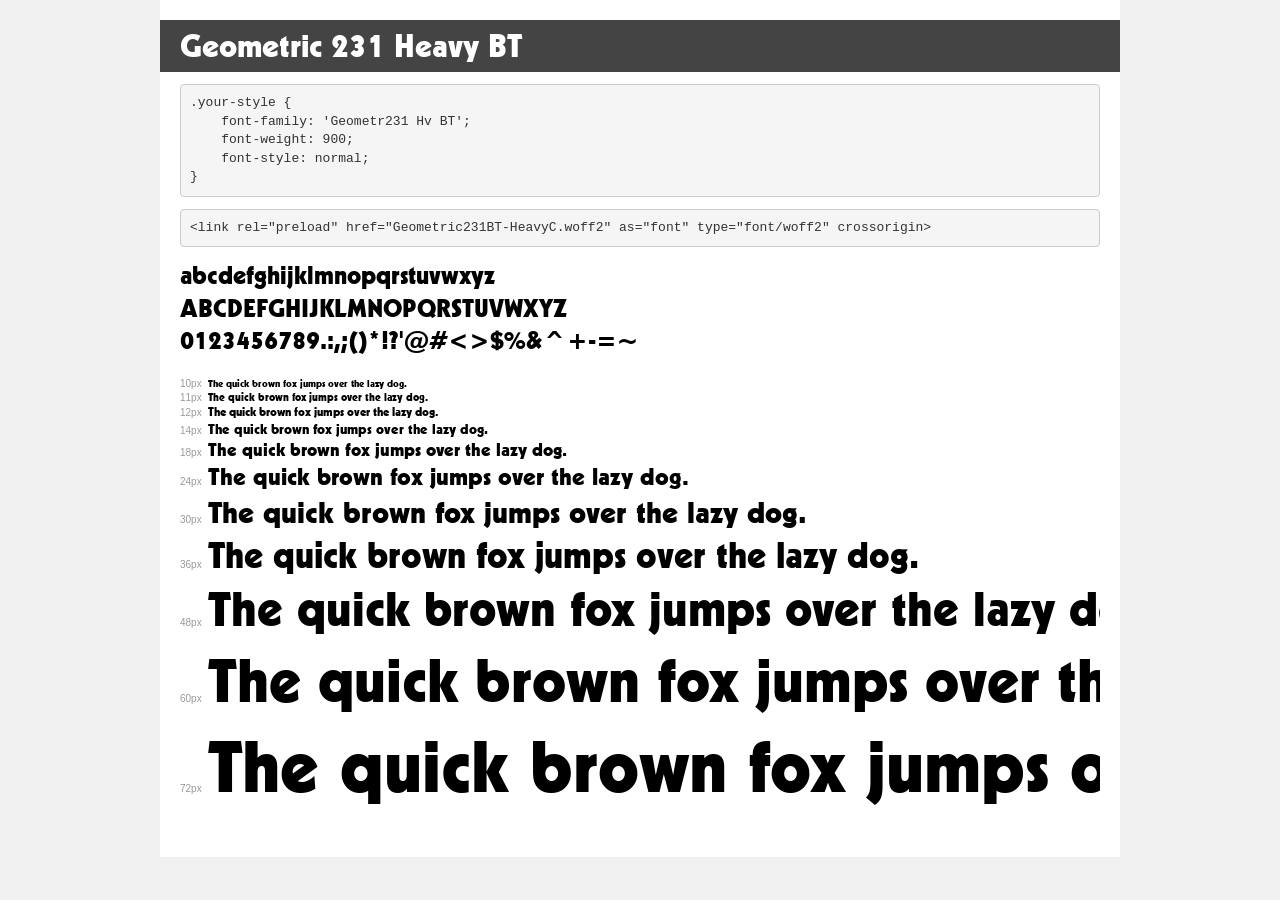
<file: zineTwo/assets/geometric-heavy/demo.html>
<!DOCTYPE html>
<html lang="en">
<head>
    <meta charset="utf-8">
    <meta http-equiv="X-UA-Compatible" content="IE=edge">
    <meta name="viewport" content="width=device-width, initial-scale=1">
    <meta name="robots" content="noindex, noarchive">
    <meta name="format-detection" content="telephone=no">
    <title>Transfonter demo</title>
    <link href="stylesheet.css" rel="stylesheet">
    <style>
        /*
        http://meyerweb.com/eric/tools/css/reset/
        v2.0 | 20110126
        License: none (public domain)
        */
        html, body, div, span, applet, object, iframe,
        h1, h2, h3, h4, h5, h6, p, blockquote, pre,
        a, abbr, acronym, address, big, cite, code,
        del, dfn, em, img, ins, kbd, q, s, samp,
        small, strike, strong, sub, sup, tt, var,
        b, u, i, center,
        dl, dt, dd, ol, ul, li,
        fieldset, form, label, legend,
        table, caption, tbody, tfoot, thead, tr, th, td,
        article, aside, canvas, details, embed,
        figure, figcaption, footer, header, hgroup,
        menu, nav, output, ruby, section, summary,
        time, mark, audio, video {
            margin: 0;
            padding: 0;
            border: 0;
            font-size: 100%;
            font: inherit;
            vertical-align: baseline;
        }
        /* HTML5 display-role reset for older browsers */
        article, aside, details, figcaption, figure,
        footer, header, hgroup, menu, nav, section {
            display: block;
        }
        body {
            line-height: 1;
        }
        ol, ul {
            list-style: none;
        }
        blockquote, q {
            quotes: none;
        }
        blockquote:before, blockquote:after,
        q:before, q:after {
            content: '';
            content: none;
        }
        table {
            border-collapse: collapse;
            border-spacing: 0;
        }
        /* demo styles */
        body {
            background: #f0f0f0;
            color: #000;
        }
        .page {
            background: #fff;
            width: 920px;
            margin: 0 auto;
            padding: 20px 20px 0 20px;
            overflow: hidden;
        }
        .font-container {
            overflow-x: auto;
            overflow-y: hidden;
            margin-bottom: 40px;
            line-height: 1.3;
            white-space: nowrap;
            padding-bottom: 5px;
        }
        h1 {
            position: relative;
            background: #444;
            font-size: 32px;
            color: #fff;
            padding: 10px 20px;
            margin: 0 -20px 12px -20px;
        }
        .letters {
            font-size: 25px;
            margin-bottom: 20px;
        }
        .s10:before {
            content: '10px';
        }
        .s11:before {
            content: '11px';
        }
        .s12:before {
            content: '12px';
        }
        .s14:before {
            content: '14px';
        }
        .s18:before {
            content: '18px';
        }
        .s24:before {
            content: '24px';
        }
        .s30:before {
            content: '30px';
        }
        .s36:before {
            content: '36px';
        }
        .s48:before {
            content: '48px';
        }
        .s60:before {
            content: '60px';
        }
        .s72:before {
            content: '72px';
        }
        .s10:before, .s11:before, .s12:before, .s14:before,
        .s18:before, .s24:before, .s30:before, .s36:before,
        .s48:before, .s60:before, .s72:before {
            font-family: Arial, sans-serif;
            font-size: 10px;
            font-weight: normal;
            font-style: normal;
            color: #999;
            padding-right: 6px;
        }
        pre {
            display: block;
            padding: 9px;
            margin: 0 0 12px;
            font-family: Monaco, Menlo, Consolas, "Courier New", monospace;
            font-size: 13px;
            line-height: 1.428571429;
            color: #333;
            font-weight: normal;
            font-style: normal;
            background-color: #f5f5f5;
            border: 1px solid #ccc;
            overflow-x: auto;
            border-radius: 4px;
        }
        /* responsive */
        @media (max-width: 959px) {
            .page {
                width: auto;
                margin: 0;
            }
        }
    </style>
</head>
<body>
<div class="page">
    <div class="demo">
        <h1 style="font-family: 'Geometr231 Hv BT'; font-weight: 900; font-style: normal;">Geometric 231 Heavy BT</h1>
        <pre title="Usage">.your-style {
    font-family: 'Geometr231 Hv BT';
    font-weight: 900;
    font-style: normal;
}</pre>
        <pre title="Preload (optional)">
&lt;link rel=&quot;preload&quot; href=&quot;Geometric231BT-HeavyC.woff2&quot; as=&quot;font&quot; type=&quot;font/woff2&quot; crossorigin&gt;</pre>
        <div class="font-container" style="font-family: 'Geometr231 Hv BT'; font-weight: 900; font-style: normal;">
            <p class="letters">
                abcdefghijklmnopqrstuvwxyz<br>
ABCDEFGHIJKLMNOPQRSTUVWXYZ<br>
                0123456789.:,;()*!?'@#&lt;&gt;$%&^+-=~
            </p>
            <p class="s10" style="font-size: 10px;">The quick brown fox jumps over the lazy dog.</p>
            <p class="s11" style="font-size: 11px;">The quick brown fox jumps over the lazy dog.</p>
            <p class="s12" style="font-size: 12px;">The quick brown fox jumps over the lazy dog.</p>
            <p class="s14" style="font-size: 14px;">The quick brown fox jumps over the lazy dog.</p>
            <p class="s18" style="font-size: 18px;">The quick brown fox jumps over the lazy dog.</p>
            <p class="s24" style="font-size: 24px;">The quick brown fox jumps over the lazy dog.</p>
            <p class="s30" style="font-size: 30px;">The quick brown fox jumps over the lazy dog.</p>
            <p class="s36" style="font-size: 36px;">The quick brown fox jumps over the lazy dog.</p>
            <p class="s48" style="font-size: 48px;">The quick brown fox jumps over the lazy dog.</p>
            <p class="s60" style="font-size: 60px;">The quick brown fox jumps over the lazy dog.</p>
            <p class="s72" style="font-size: 72px;">The quick brown fox jumps over the lazy dog.</p>
        </div>
    </div>

</div>
</body>
</html>
</file>
<file: zineWide/zineWide.css>
p, ol li, ul li, h2 {
  font-family: 'DM Sans', sans-serif;
  font-size: 20px;
}

li a {
  text-decoration: underline;
}

.fn-return {
  text-decoration: none;
}

ol {
  margin-top: 10px;
  padding: 0px;
  list-style: decimal inside;
}

ul {
  margin: 0px;
  padding-inline-start: 15px;
}

li {
  margin: 10px 0;
}

ol li {
  padding-left: 1em;
  padding-right: 1em;
}

body {
  margin-top: 3rem;
  font-family: 'DM Sans', sans-serif; 
}

a {
  color: black;
}

header {
  text-align: center;
}

section, footer {
  margin-left: 23%;
  margin-right: 23%;
}

.zine-nav {
  margin-left: 10%;
  margin-right: 10%;
  margin-bottom: 2rem;
  display: flex;
  justify-content: center;
}

.zine-nav a {
  text-decoration: none;
  text-align: center;
  outline: solid 2px;
  padding: 20px 70px;
  border-radius: 9px;
  margin-left: 10px;
  margin-right: 10px;
  margin-bottom: 15px;
  display: block;
}

.zine-nav a p {
  font-size: 36px;
  margin: 0px;
}

.zine-nav a.selected-zine:hover {
  cursor: default;
}

/* INDEX */
.nav-button {
  display: block;
  margin-bottom: 4rem;
}

.nav-button a {
  text-decoration: none;
}

.jump {
  text-align: center;
  padding: 20px;
  border-radius: 9px;
  font-size: 36px;
  margin-bottom: 15px;
  display: block;
  outline-style: solid;
  outline-width: 2px;
}

.hero, .hero p {
  text-align: center;
  font-size: 28px;
  padding-left: 0;
  padding-right: 0;
  padding-top: 0;
  margin-bottom: 5rem;
}

.bestpractices {
  display: block;
  color: black;
  background-color: none;
  padding-bottom: 5px;
}

.bestpractices .headline {
  font-size: 20px;
}

.fundaction {
  margin-bottom: 15px;
}

.fundheadline {
  padding: 10px 15px;
  font-size: 28px;
}

.funding .title {
  color: #09a370ff;
}

.funding img {
  width: 100%;
}

.funding .text p {
  width: 100%;
}

.funding .text .action {
  display: block;
  font-size: 20px;
  outline: solid 2px #09a370ff;
  color:#09a370ff;
  padding: 10px 15px;
  margin: 15px 3px 10px 3px;
  text-decoration: none;
}

.tracking {
  font-size: 20px;
}

/* (A) TABS CONTAINER */
.tab {
  position: relative;
  width: 100%;
  margin-bottom: 1rem;
}

/* (B) HIDE CHECKBOX */
.tab input { display: none; }

/* (C) TAB LABEL */
.tab label {
  display: flex;
  justify-content: space-between;
  padding: 10px 15px;
  margin-top: 10px;
  cursor: pointer;
  font-size:30px;
  border-radius: 9px;
}

/* (D) TAB CONTENT */
.tab .tab-content {
  /* CSS ANIMATION WILL NOT WORK WITH AUTO HEIGHT */
  /* THIS IS WHY WE USE MAX-HEIGHT INSTEAD */
  overflow: scroll;
  transition: max-height 0.3s;
  max-height: 0;
  display: block;
  margin-top: 10px;
  border-radius: 9px;
}

.tab-content h3 {
  margin-left: 21px;
}

.tab-content ol li {
  margin-left: 40px;
}

.orgs {
  margin: 21px 21px;
  font-size: 14px;
  font-weight: bold;
}

.tab .tab-content img {
  width: 100%;
  margin-top: 1em;
}

/* (E) OPEN TAB ON CHECKED */
.tab input:checked ~ .tab-content {
  max-height: 100vh;
}

/* (F) EXTRA - ADD ARROW INDICATOR */
.tab label::after {
  content: "\002B";
  right: 10px;
  top: 10px;
  display: block;
  transition: all 0.4s;
  margin-right:1rem;
}

.tab input:checked ~ label::after { 
  content: "\2013"; 
}

.tab ol li {
  font-size:16px;
}

/* Initializing a footnote counter on the wrapper */
body {
  counter-reset: footnotes;
}

article ol li {
  font-size: 10px;
}

/**
 * Inline footnotes references
 * 1. Increment the counter at each new reference
 * 2. Reset link styles to make it appear like regular text
 */

[aria-describedby="footnote-label"] {
  counter-increment: footnotes; /* 1 */
  text-decoration: none; /* 2 */
  color: inherit; /* 2 */
  cursor: default; /* 2 */
  outline: none; /* 2 */
}

/**
 * Actual numbered references
 * 1. Display the current state of the counter (e.g. `[1]`)
 * 2. Align text as superscript
 * 3. Make the number smaller (since it's superscript)
 * 4. Slightly offset the number from the text
 * 5. Reset link styles on the number to show it's usable
 */
[aria-describedby="footnote-label"]::after {
  content: '' counter(footnotes) ''; /* 1 */
  vertical-align: super; /* 2 */
  font-size: 0.75em; /* 3 */
  margin-left: 2px; /* 4 */
  text-decoration: none; /* 5 */
  cursor: pointer; /* 5 */
}

/**
 * Resetting the default focused styles on the number
 */
[aria-describedby="footnote-label"]:focus::after {
  outline: thin dotted;
  outline-offset: 2px;
}

[aria-label="Back to content"] {
  font-size: 0.8em;
}

@media screen and (max-width: 767px) {
  
  /* font size adjustments */
  .text p, h2 {
    font-size: 20px;
  }

  .zine-nav a p {
    font-size: 24px;
  }

  .hero {
    font-size: 24px;
    padding-left: 0;
    padding-right: 0;
    margin-bottom: 2rem;
  }

  section, footer {
    margin-left: 5%;
    margin-right: 5%;
  }
  
  .zine-nav {
    display: block;
  }

  .bestpractices .headline, ol li {
    font-size: 20px;
  }

  .title, .jump {
    font-size: 24px;
  }

  .fundheadline {
    font-size: 20px;
  }

  .action {
    margin: 2px;
  }

  .resourcelist h3 {
    margin: 21px;
  }

  .resourcelist ul {
    margin: 21px;
    padding: 0;
  }

  .logos {
    vertical-align: center;
    margin-top:2em;
  }

  .socials {
    text-align: center;
  }
    
  .tab-content ul {
    margin-left: 40px;
  }

  .tab .tab-content {
    display: block;
    height: auto;
  }

  .tab .tab-content img {
    display: block;
    width: 45%;
    margin-left: auto;
    margin-right: auto;
  }
}
</file>
<file: zineOne/zineOne.css>
body {
  color: black;
  background-color: rgb(255, 252, 235);
}

.fullwidth h2 {
  color: #09a370ff;
}

/* ARROW + LOGO +PDF */
header h1 a {
  color: #09a370ff;
}

header h2 a {
  padding:10px 15px;
  border: 2px solid #31a9edff;
  border-radius: 30px;
  width: 30px;
  height: 30px;   
  color: #31a9edff;
}

header h2 a:hover {  
  background-color: rgba(49, 168, 237, 0.164);
}

.zine-nav a {
  color: #09a370ff;
  outline: solid 2px #09a370ff;
}

.zine-nav a:hover {
  background-color: rgba(9, 163, 112, 0.158);
}

.zine-nav a.selected-zine {
  color: #31a9edff;
  outline: solid 2px #31a9edff;
  background-color: #b6ddf3;
}

.fundheadline {
  background-color: #f95421ff;
  color: white;
}

.fundaction {
  border: solid #f95421ff 2px;
}
 
/* ABOUT TEXT */
.hero {
  color: #31a9edff;
}

.hero a {
  text-decoration: underline;
}

.hero img {
  width: 100%;
}

.hero a {
  color: #31a9edff;
}

/* INDEX */
.jump {
  color: #09a370ff;
  outline-color: #09a370ff;
}

.jump:hover {
  background-color: rgba(9, 163, 112, 0.158);
}

.title {
  border-bottom: 2px solid #09a370ff;
  padding-bottom: 10px;
  font-size: 36px;
  color: #09a370ff;
  margin-bottom: 45px;
}

.bestpractices {
  display: block;
  color: black;
  background-color: none;
  padding-bottom: 5px;
}

.bestpractices .headline {
  font-size: 20px;
}

.bestpractices ul {
  margin-left: 0px;
  padding-inline-start: 15px;
}

.funding .title {
  color: #09a370ff;
}

.funding img {
  width: 100%;
}

.funding .text p {
  width: 100%;
}

.funding .text .action {
  display: block;
  font-size: 20px;
  outline: solid 2px #09a370ff;
  color:#09a370ff;
  padding: 10px 15px;
  margin: 15px 3px 10px 3px;
  text-decoration: none;
}

.action:hover {
  background-color: rgba(49, 168, 237, 0.164);
}

.othersteps a {
  text-decoration: none;
}

/* (C) TAB LABEL */
.tab label {
  color: rgb(255, 255, 255);
  background-color: #31a9edff;
}

/* (D) TAB CONTENT */
.tab .tab-content {
  /* CSS ANIMATION WILL NOT WORK WITH AUTO HEIGHT */
  /* THIS IS WHY WE USE MAX-HEIGHT INSTEAD */
  background-color: rgba(9, 163, 112, 0.158);
}

.resourcelist a {
  color:#09a370ff;
}

.giving a {
  color: #f95421ff;
  text-decoration: underline;
  font-size: 20px;
}

.tracking a {
  color: #f95421ff;
}

::selection {
  background: #fff1b6ff; 
}

/* footnote styles? trying to adjust */
.tab ol li{
  color: #f95421ff;
}

article ol li {
  color: #f95421ff;
}

article ol li a {
  color: #f95421ff;
}

sup a {
  color: #f95421ff; /* 5 */
  margin: 2px;
}

a.fn-return {
  color: #f95421ff; /* 5 */
}

[aria-describedby="footnote-label"]::after {
  color: #f95421ff; /* 5 */
}

[aria-label="Back to content"] {
  color:#f95421ff;
}

/**
 * Visually hidden yet accessible content
 */
.visually-hidden {
  position: absolute;
  clip: rect(0 0 0 0);
  visibility: hidden;
  opacity: 0;
}

/* SAMPLE SCROLL */
.timeline {
  overflow: scroll;
  outline: solid 2px #09a370ff;
  margin-bottom: 4em;
}

.timeline img {
  height:700px;
  padding-left: 1em;
}

@media screen and (max-width: 767px) {
  body {
    margin-top:0;
  }
}
</file>
<file: zineTwo/assets/geometric-heavy/stylesheet.css>
@font-face {
    font-family: 'Geometr231 Hv BT';
    src: url('Geometric231BT-HeavyC.eot');
    src: local('Geometric 231 Heavy BT'), local('Geometric231BT-HeavyC'),
        url('Geometric231BT-HeavyC.eot?#iefix') format('embedded-opentype'),
        url('Geometric231BT-HeavyC.woff2') format('woff2'),
        url('Geometric231BT-HeavyC.woff') format('woff'),
        url('Geometric231BT-HeavyC.ttf') format('truetype');
    font-weight: 900;
    font-style: normal;
    font-display: swap;
}
</file>
